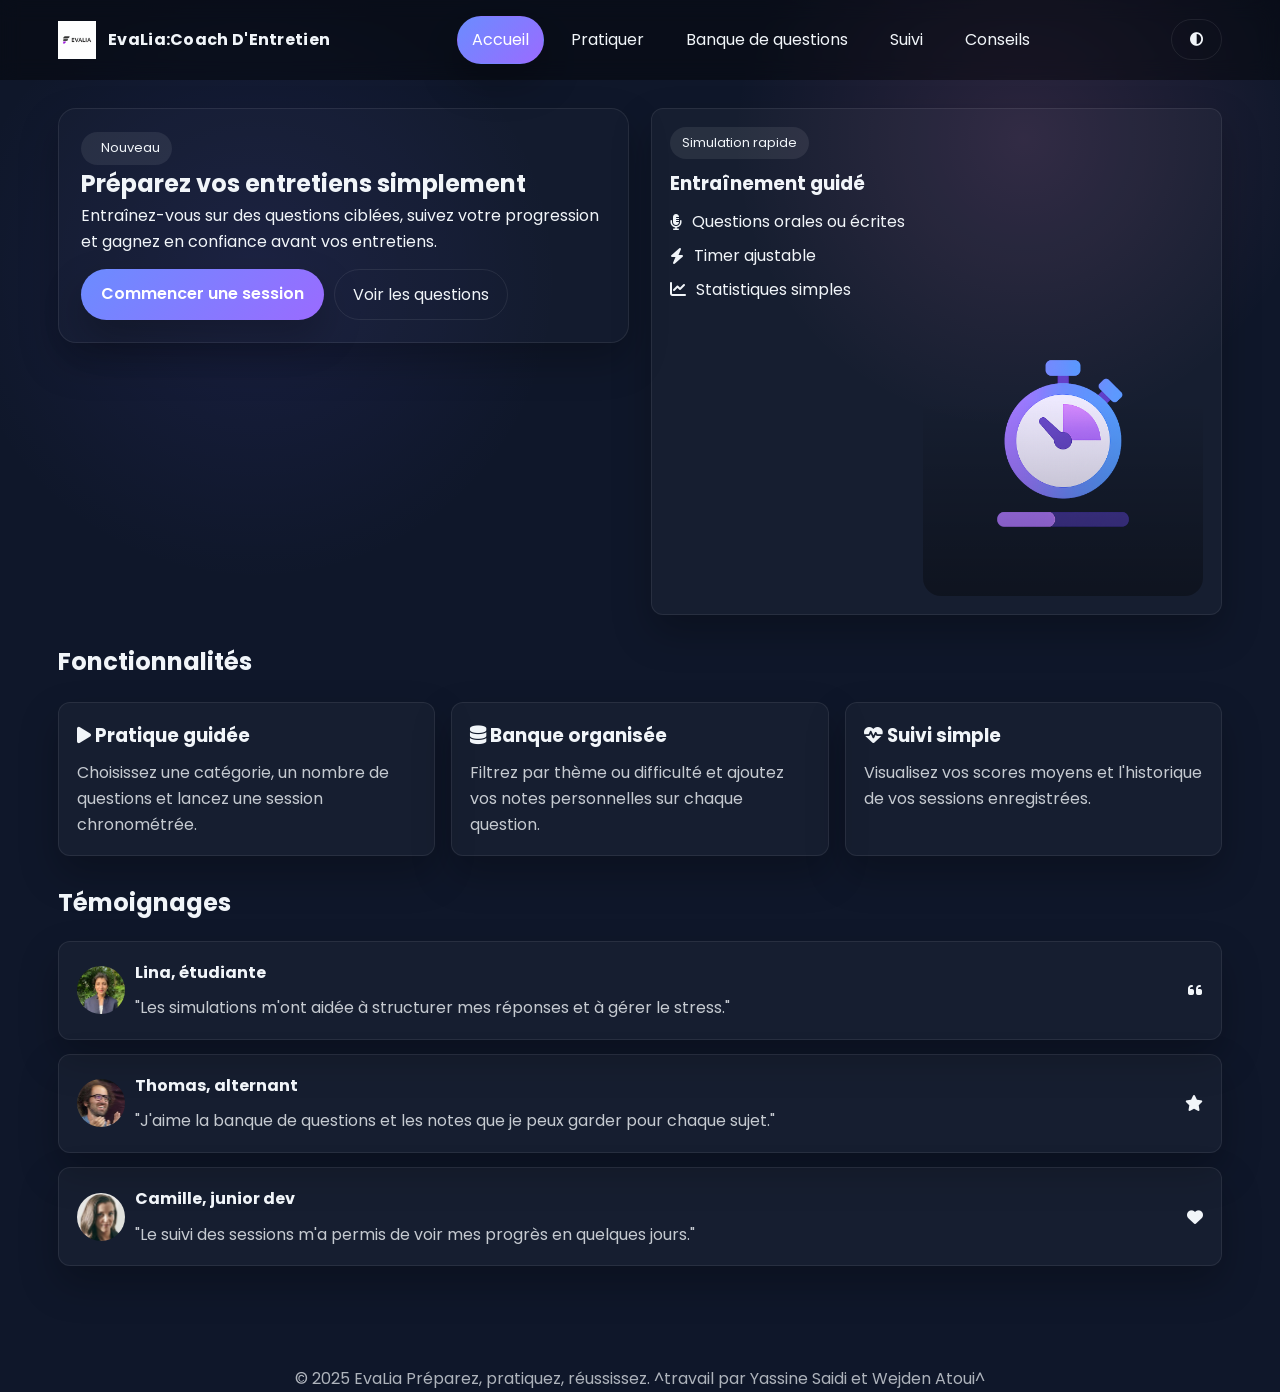
<file: index.html>
<!DOCTYPE html>
<html lang="fr">
<head>
  <meta charset="UTF-8">
  <meta name="viewport" content="width=device-width, initial-scale=1.0">
  <title>Coach d'entretien</title>
  <link rel="icon" href="assets/icons/favicon.png">
  <link rel="preconnect" href="https://fonts.googleapis.com">
  <link rel="preconnect" href="https://fonts.gstatic.com" crossorigin>
  <link href="https://fonts.googleapis.com/css2?family=Poppins:wght@400;500;600;700&display=swap" rel="stylesheet">
  <link rel="stylesheet" href="https://cdnjs.cloudflare.com/ajax/libs/font-awesome/6.5.2/css/all.min.css">
  <link rel="stylesheet" href="css/style.css">
</head>
<body>
  <header class="entete">
    <div class="entete-top">
      <div class="logo">
        <img src="assets/img/logo.png" alt="Entraînement Avant Entretien">
        <span>EvaLia:Coach D'Entretien</span>
      </div>
      <nav class="nav">
        <a href="accueil.html" class="actif">Accueil</a>
        <a href="pratiquer.html">Pratiquer</a>
        <a href="banque.html">Banque de questions</a>
        <a href="suivi.html">Suivi</a>
        <a href="conseils.html">Conseils</a>
      </nav>
      <button id="btnTheme" class="btn-second"><i class="fa-solid fa-circle-half-stroke"></i></button>
    </div>
  </header>
  <main class="page">
    <section class="entete-hero">
      <div class="bloc">
        <div class="badge"><i class="fa-solid fa-sparkles"></i> Nouveau</div>
        <h1>Préparez vos entretiens simplement</h1>
        <p>Entraînez-vous sur des questions ciblées, suivez votre progression et gagnez en confiance avant vos entretiens.</p>
        <div style="display:flex;gap:10px;flex-wrap:wrap;margin-top:14px;">
          <a class="btn" href="pratiquer.html">Commencer une session</a>
          <a class="btn-second" href="banque.html">Voir les questions</a>
        </div>
      </div>
      <div class="carte">
        <div class="badge">Simulation rapide</div>
        <h3 style="margin-top:10px;">Entraînement guidé</h3>
        <ul class="points">
          <li><i class="fa-solid fa-microphone-lines"></i>Questions orales ou écrites</li>
          <li><i class="fa-solid fa-bolt"></i>Timer ajustable</li>
          <li><i class="fa-solid fa-chart-line"></i>Statistiques simples</li>
        </ul>
        <div class="bloc-img" style="margin-top:14px;">
          <img src="assets/img/hero.png" alt="Simulation">
        </div>
      </div>
    </section>
    <section style="margin-top:28px;">
      <h2>Fonctionnalités</h2>
      <div class="fonction">
        <div class="carte">
          <h3><i class="fa-solid fa-play"></i> Pratique guidée</h3>
          <p class="info">Choisissez une catégorie, un nombre de questions et lancez une session chronométrée.</p>
        </div>
        <div class="carte">
          <h3><i class="fa-solid fa-database"></i> Banque organisée</h3>
          <p class="info">Filtrez par thème ou difficulté et ajoutez vos notes personnelles sur chaque question.</p>
        </div>
        <div class="carte">
          <h3><i class="fa-solid fa-heart-pulse"></i> Suivi simple</h3>
          <p class="info">Visualisez vos scores moyens et l'historique de vos sessions enregistrées.</p>
        </div>
      </div>
    </section>
    <section style="margin-top:28px;">
      <h2>Témoignages</h2>
      <div class="temoins">
        <div class="carte temoin">
          <img src="assets/img/profile1.jpg" alt="Profil 1">
          <div>
            <strong>Lina, étudiante</strong>
            <p class="info">"Les simulations m'ont aidée à structurer mes réponses et à gérer le stress."</p>
          </div>
          <i class="fa-solid fa-quote-left"></i>
        </div>
        <div class="carte temoin">
          <img src="assets/img/profile2.jpg" alt="Profil 2">
          <div>
            <strong>Thomas, alternant</strong>
            <p class="info">"J'aime la banque de questions et les notes que je peux garder pour chaque sujet."</p>
          </div>
          <i class="fa-solid fa-star"></i>
        </div>
        <div class="carte temoin">
          <img src="assets/img/profile3.jpg" alt="Profil 3">
          <div>
            <strong>Camille, junior dev</strong>
            <p class="info">"Le suivi des sessions m'a permis de voir mes progrès en quelques jours."</p>
          </div>
          <i class="fa-solid fa-heart"></i>
        </div>
      </div>
    </section>
  </main>
  <footer>
    <p>© 2025 EvaLia Préparez, pratiquez, réussissez. ^travail par Yassine Saidi et Wejden Atoui^</p>
  </footer>
  <script src="js/ui.js"></script>
</body>
</html>
</file>
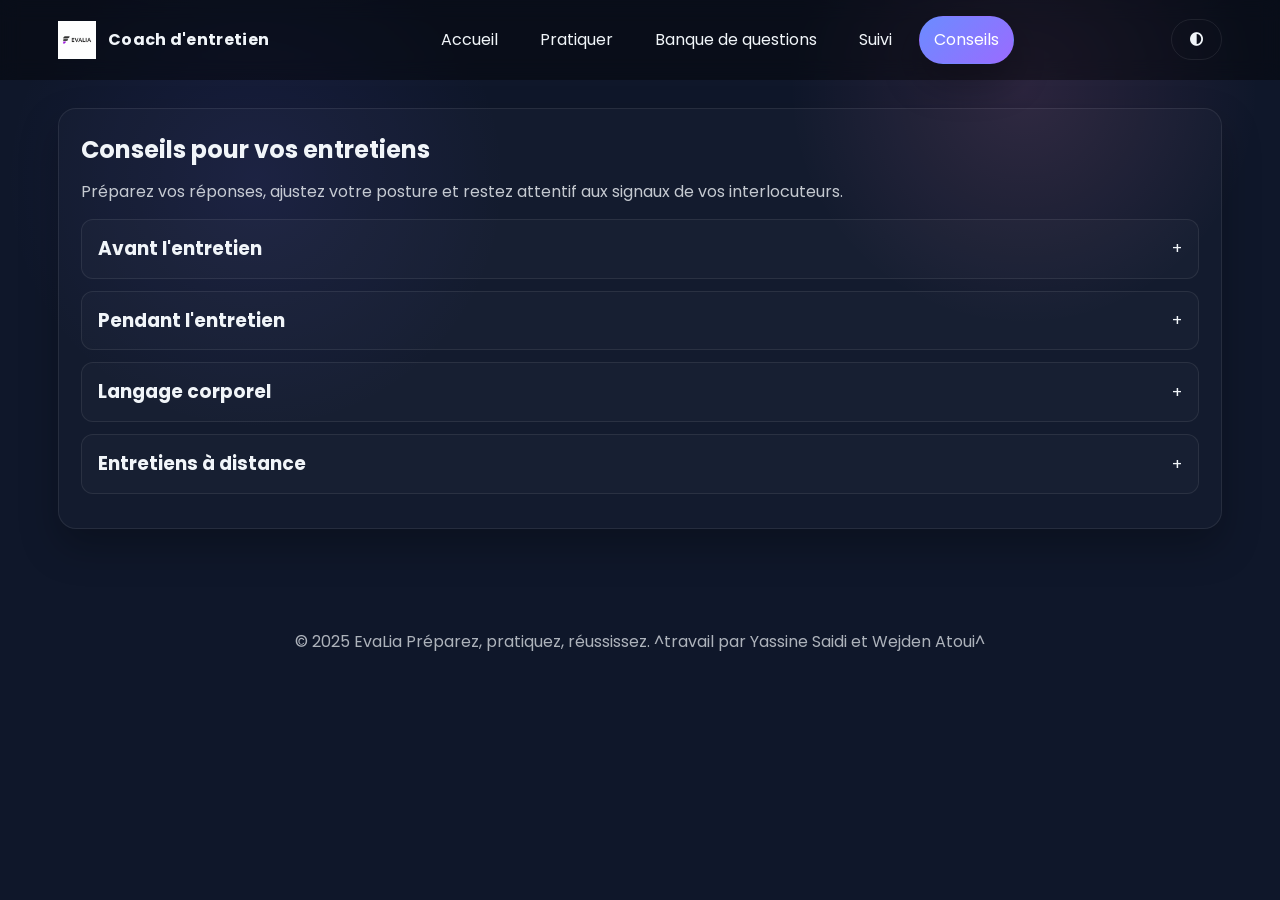
<file: conseils.html>
<!DOCTYPE html>
<html lang="fr">
<head>
  <meta charset="UTF-8">
  <meta name="viewport" content="width=device-width, initial-scale=1.0">
  <title>Conseils et FAQ</title>
  <link rel="icon" href="assets/icons/favicon.png">
  <link rel="preconnect" href="https://fonts.googleapis.com">
  <link rel="preconnect" href="https://fonts.gstatic.com" crossorigin>
  <link href="https://fonts.googleapis.com/css2?family=Poppins:wght@400;500;600;700&display=swap" rel="stylesheet">
  <link rel="stylesheet" href="https://cdnjs.cloudflare.com/ajax/libs/font-awesome/6.5.2/css/all.min.css">
  <link rel="stylesheet" href="css/style.css">
</head>
<body>
  <header class="entete">
    <div class="entete-top">
      <div class="logo">
        <img src="assets/img/logo.png" alt="Logo Coach">
        <span>Coach d'entretien</span>
      </div>
      <nav class="nav">
        <a href="index.html">Accueil</a>
        <a href="pratiquer.html">Pratiquer</a>
        <a href="banque.html">Banque de questions</a>
        <a href="suivi.html">Suivi</a>
        <a href="conseils.html" class="actif">Conseils</a>
      </nav>
      <button id="btnTheme" class="btn-second"><i class="fa-solid fa-circle-half-stroke"></i></button>
    </div>
  </header>
  <main class="page">
    <section class="bloc">
      <h1>Conseils pour vos entretiens</h1>
      <p class="info">Préparez vos réponses, ajustez votre posture et restez attentif aux signaux de vos interlocuteurs.</p>
      <div style="margin-top:14px;">
        <div class="faq-item">
          <div class="faq-titre">
            <h3>Avant l'entretien</h3>
            <span>+</span>
          </div>
          <div class="faq-contenu">
            <p>Révisez l'entreprise, listez vos expériences clés et entraînez-vous à expliquer vos réussites avec des exemples précis.</p>
          </div>
        </div>
        <div class="faq-item">
          <div class="faq-titre">
            <h3>Pendant l'entretien</h3>
            <span>+</span>
          </div>
          <div class="faq-contenu">
            <p>Écoutez attentivement, reformulez si besoin et structurez vos réponses en trois points pour rester clair et concis.</p>
          </div>
        </div>
        <div class="faq-item">
          <div class="faq-titre">
            <h3>Langage corporel</h3>
            <span>+</span>
          </div>
          <div class="faq-contenu">
            <p>Gardez une posture ouverte, regardez la caméra ou votre interlocuteur et utilisez vos mains pour appuyer vos idées.</p>
          </div>
        </div>
        <div class="faq-item">
          <div class="faq-titre">
            <h3>Entretiens à distance</h3>
            <span>+</span>
          </div>
          <div class="faq-contenu">
            <p>Testez votre matériel, choisissez un fond neutre et réduisez les distractions pour garder le même niveau de concentration qu'en présentiel.</p>
          </div>
        </div>
      </div>
    </section>
  </main>
  <footer>
    <p>© 2025 EvaLia Préparez, pratiquez, réussissez. ^travail par Yassine Saidi et Wejden Atoui^</p>
  </footer>
  <script src="js/ui.js"></script>
</body>
</html>
</file>
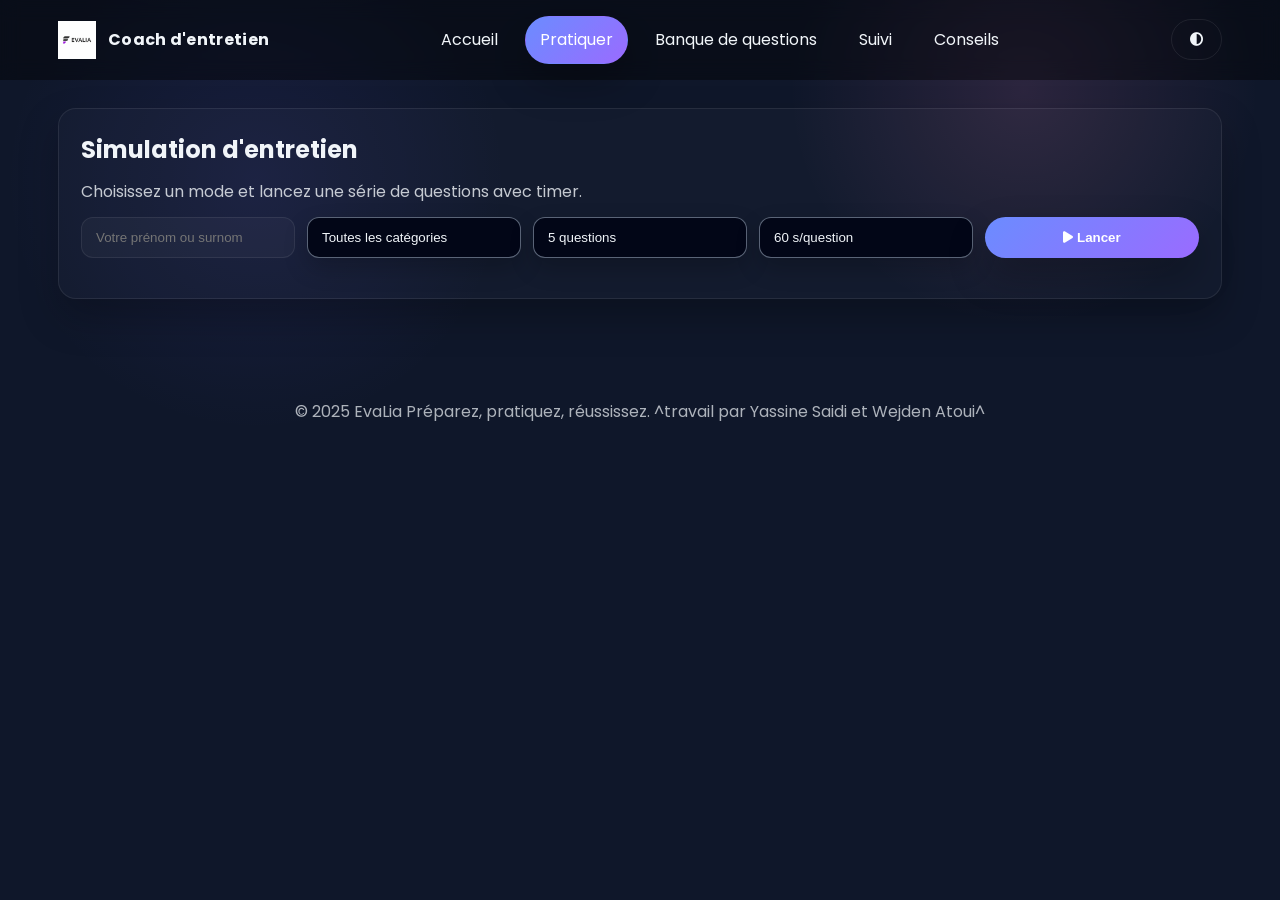
<file: pratiquer.html>
<!DOCTYPE html>
<html lang="fr">
<head>
  <meta charset="UTF-8">
  <meta name="viewport" content="width=device-width, initial-scale=1.0">
  <title>Simulation d'entretien</title>
  <link rel="icon" href="assets/icons/favicon.png">
  <link rel="preconnect" href="https://fonts.googleapis.com">
  <link rel="preconnect" href="https://fonts.gstatic.com" crossorigin>
  <link href="https://fonts.googleapis.com/css2?family=Poppins:wght@400;500;600;700&display=swap" rel="stylesheet">
  <link rel="stylesheet" href="https://cdnjs.cloudflare.com/ajax/libs/font-awesome/6.5.2/css/all.min.css">
  <link rel="stylesheet" href="css/style.css">
</head>
<body>
  <header class="entete">
    <div class="entete-top">
      <div class="logo">
        <img src="assets/img/logo.png" alt="Logo Coach">
        <span>Coach d'entretien</span>
      </div>
      <nav class="nav">
        <a href="index.html">Accueil</a>
        <a href="pratiquer.html" class="actif">Pratiquer</a>
        <a href="banque.html">Banque de questions</a>
        <a href="suivi.html">Suivi</a>
        <a href="conseils.html">Conseils</a>
      </nav>
      <button id="btnTheme" class="btn-second"><i class="fa-solid fa-circle-half-stroke"></i></button>
    </div>
  </header>
  <main class="page">
    <section class="bloc">
      <h1>Simulation d'entretien</h1>
      <p class="info">Choisissez un mode et lancez une série de questions avec timer.</p>
      <div class="filtres" style="margin-top:12px;">
        <input id="nomSess" class="champ-texte" type="text" placeholder="Votre prénom ou surnom">
        <select id="catSess" class="select">
          <option value="toutes">Toutes les catégories</option>
          <option value="Technique">Technique</option>
          <option value="RH">RH</option>
          <option value="Comportemental">Comportemental</option>
          <option value="Stage">Stage</option>
        </select>
        <select id="nbSess" class="select">
          <option value="5">5 questions</option>
          <option value="8">8 questions</option>
          <option value="10">10 questions</option>
        </select>
        <select id="tmSess" class="select">
          <option value="60">60 s/question</option>
          <option value="90">90 s/question</option>
          <option value="120">120 s/question</option>
        </select>
        <button id="btnGo" class="btn"><i class="fa-solid fa-play"></i> Lancer</button>
      </div>
      <div id="zoneSess" class="zone-contenu"></div>
    </section>
  </main>
  <footer>
    <p>© 2025 EvaLia Préparez, pratiquez, réussissez. ^travail par Yassine Saidi et Wejden Atoui^</p>
  </footer>
  <script src="js/donnees.js"></script>
  <script src="js/ui.js"></script>
  <script src="js/pratiquer.js"></script>
</body>
</html>
</file>
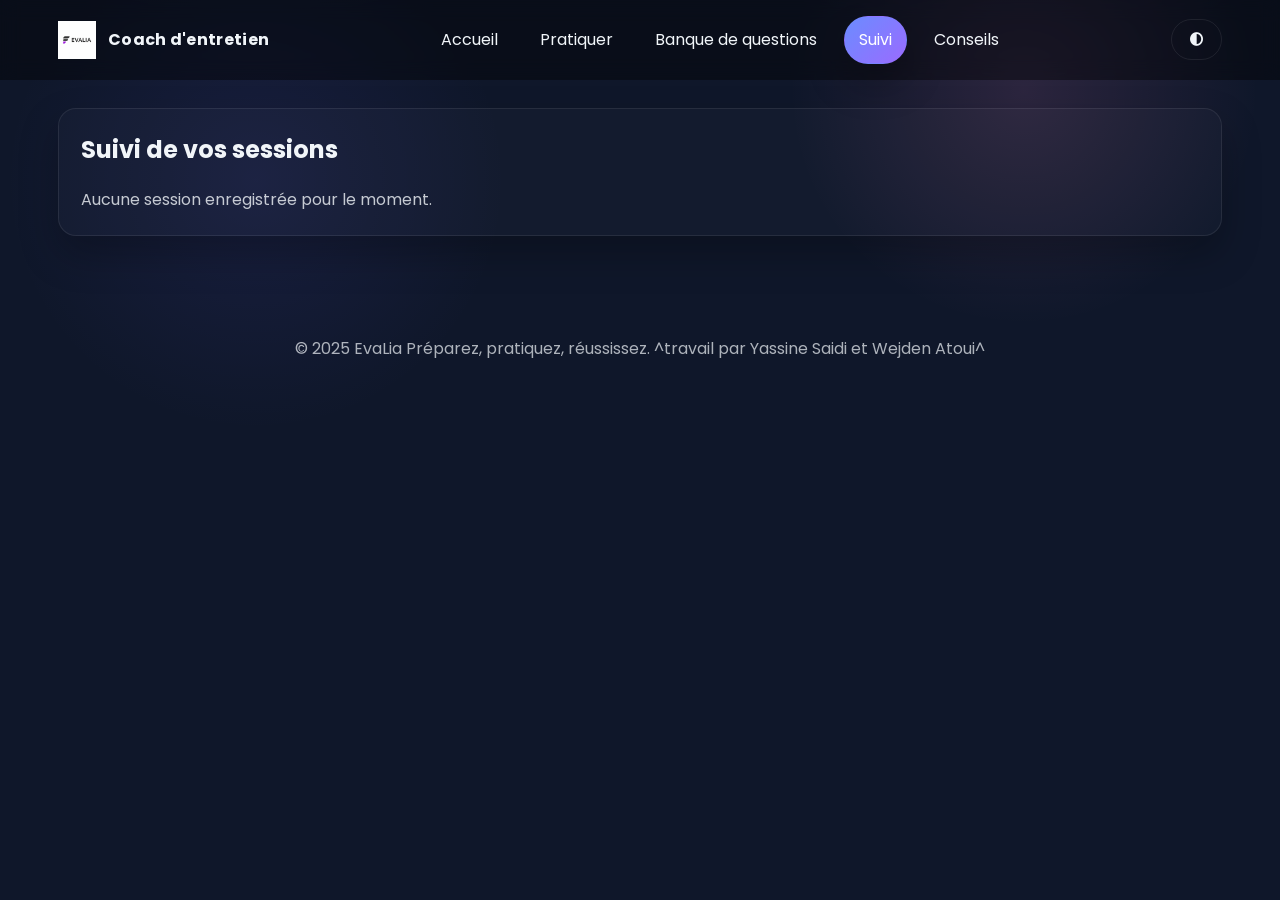
<file: suivi.html>
<!DOCTYPE html>
<html lang="fr">
<head>
  <meta charset="UTF-8">
  <meta name="viewport" content="width=device-width, initial-scale=1.0">
  <title>Suivi des sessions</title>
  <link rel="icon" href="assets/icons/favicon.png">
  <link rel="preconnect" href="https://fonts.googleapis.com">
  <link rel="preconnect" href="https://fonts.gstatic.com" crossorigin>
  <link href="https://fonts.googleapis.com/css2?family=Poppins:wght@400;500;600;700&display=swap" rel="stylesheet">
  <link rel="stylesheet" href="https://cdnjs.cloudflare.com/ajax/libs/font-awesome/6.5.2/css/all.min.css">
  <link rel="stylesheet" href="css/style.css">
</head>
<body>
  <header class="entete">
    <div class="entete-top">
      <div class="logo">
        <img src="assets/img/logo.png" alt="Logo Coach">
        <span>Coach d'entretien</span>
      </div>
      <nav class="nav">
        <a href="index.html">Accueil</a>
        <a href="pratiquer.html">Pratiquer</a>
        <a href="banque.html">Banque de questions</a>
        <a href="suivi.html" class="actif">Suivi</a>
        <a href="conseils.html">Conseils</a>
      </nav>
      <button id="btnTheme" class="btn-second"><i class="fa-solid fa-circle-half-stroke"></i></button>
    </div>
  </header>
  <main class="page">
    <section class="bloc">
      <h1>Suivi de vos sessions</h1>
      <div id="zoneSuivi" class="zone-contenu"></div>
    </section>
  </main>
  <footer>
    <p>© 2025 EvaLia Préparez, pratiquez, réussissez. ^travail par Yassine Saidi et Wejden Atoui^</p>
  </footer>
  <script src="js/ui.js"></script>
  <script src="js/suivi.js"></script>
</body>
</html>
</file>
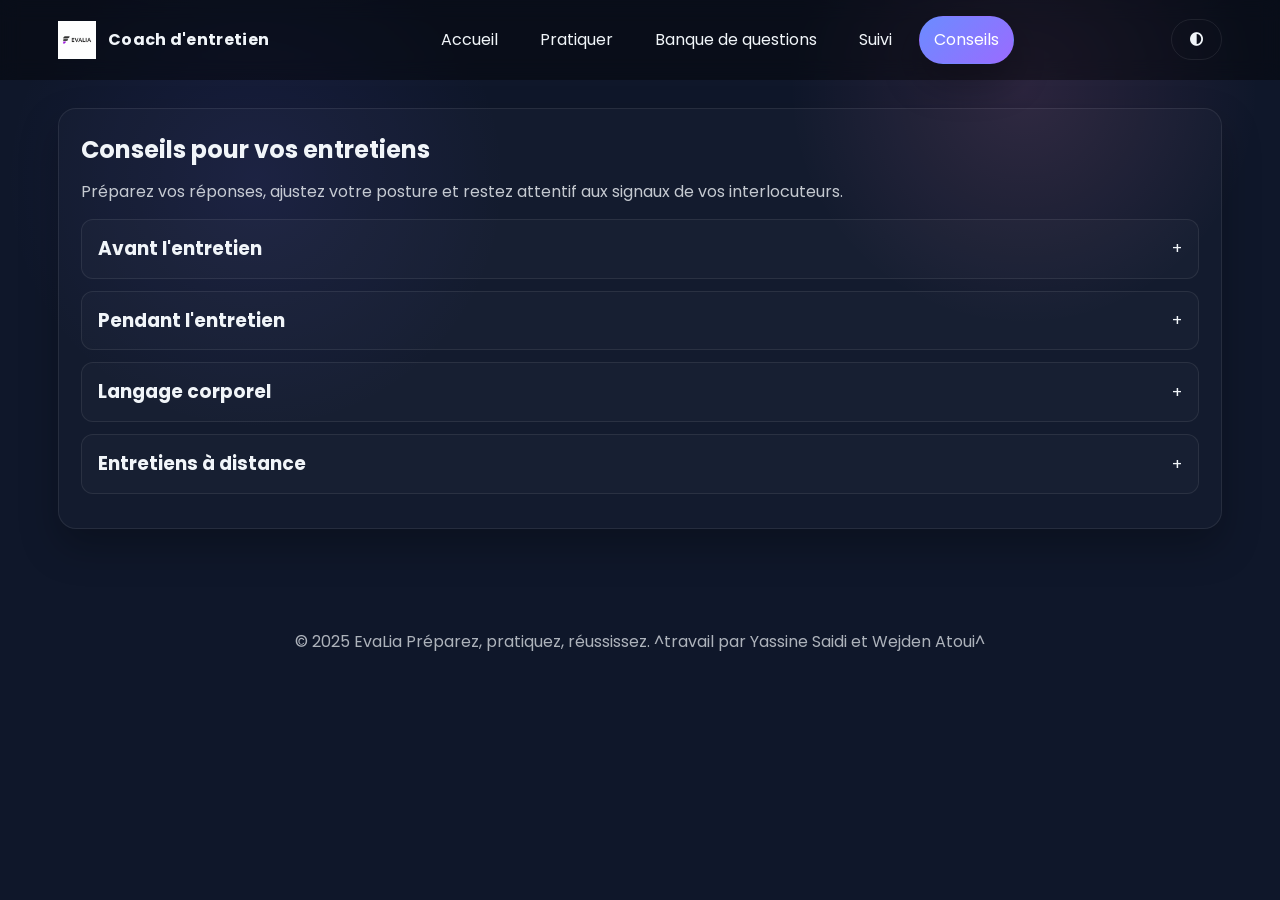
<file: coach-entretien/conseils.html>
<!DOCTYPE html>
<html lang="fr">
<head>
  <meta charset="UTF-8">
  <meta name="viewport" content="width=device-width, initial-scale=1.0">
  <title>Conseils et FAQ</title>
  <link rel="icon" href="assets/icons/favicon.png">
  <link rel="preconnect" href="https://fonts.googleapis.com">
  <link rel="preconnect" href="https://fonts.gstatic.com" crossorigin>
  <link href="https://fonts.googleapis.com/css2?family=Poppins:wght@400;500;600;700&display=swap" rel="stylesheet">
  <link rel="stylesheet" href="https://cdnjs.cloudflare.com/ajax/libs/font-awesome/6.5.2/css/all.min.css">
  <link rel="stylesheet" href="css/style.css">
</head>
<body>
  <header class="entete">
    <div class="entete-top">
      <div class="logo">
        <img src="assets/img/logo.png" alt="Logo Coach">
        <span>Coach d'entretien</span>
      </div>
      <nav class="nav">
        <a href="accueil.html">Accueil</a>
        <a href="pratiquer.html">Pratiquer</a>
        <a href="banque.html">Banque de questions</a>
        <a href="suivi.html">Suivi</a>
        <a href="conseils.html" class="actif">Conseils</a>
      </nav>
      <button id="btnTheme" class="btn-second"><i class="fa-solid fa-circle-half-stroke"></i></button>
    </div>
  </header>
  <main class="page">
    <section class="bloc">
      <h1>Conseils pour vos entretiens</h1>
      <p class="info">Préparez vos réponses, ajustez votre posture et restez attentif aux signaux de vos interlocuteurs.</p>
      <div style="margin-top:14px;">
        <div class="faq-item">
          <div class="faq-titre">
            <h3>Avant l'entretien</h3>
            <span>+</span>
          </div>
          <div class="faq-contenu">
            <p>Révisez l'entreprise, listez vos expériences clés et entraînez-vous à expliquer vos réussites avec des exemples précis.</p>
          </div>
        </div>
        <div class="faq-item">
          <div class="faq-titre">
            <h3>Pendant l'entretien</h3>
            <span>+</span>
          </div>
          <div class="faq-contenu">
            <p>Écoutez attentivement, reformulez si besoin et structurez vos réponses en trois points pour rester clair et concis.</p>
          </div>
        </div>
        <div class="faq-item">
          <div class="faq-titre">
            <h3>Langage corporel</h3>
            <span>+</span>
          </div>
          <div class="faq-contenu">
            <p>Gardez une posture ouverte, regardez la caméra ou votre interlocuteur et utilisez vos mains pour appuyer vos idées.</p>
          </div>
        </div>
        <div class="faq-item">
          <div class="faq-titre">
            <h3>Entretiens à distance</h3>
            <span>+</span>
          </div>
          <div class="faq-contenu">
            <p>Testez votre matériel, choisissez un fond neutre et réduisez les distractions pour garder le même niveau de concentration qu'en présentiel.</p>
          </div>
        </div>
      </div>
    </section>
  </main>
  <footer>
    <p>© 2025 EvaLia Préparez, pratiquez, réussissez. ^travail par Yassine Saidi et Wejden Atoui^</p>
  </footer>
  <script src="js/ui.js"></script>
</body>
</html>
</file>
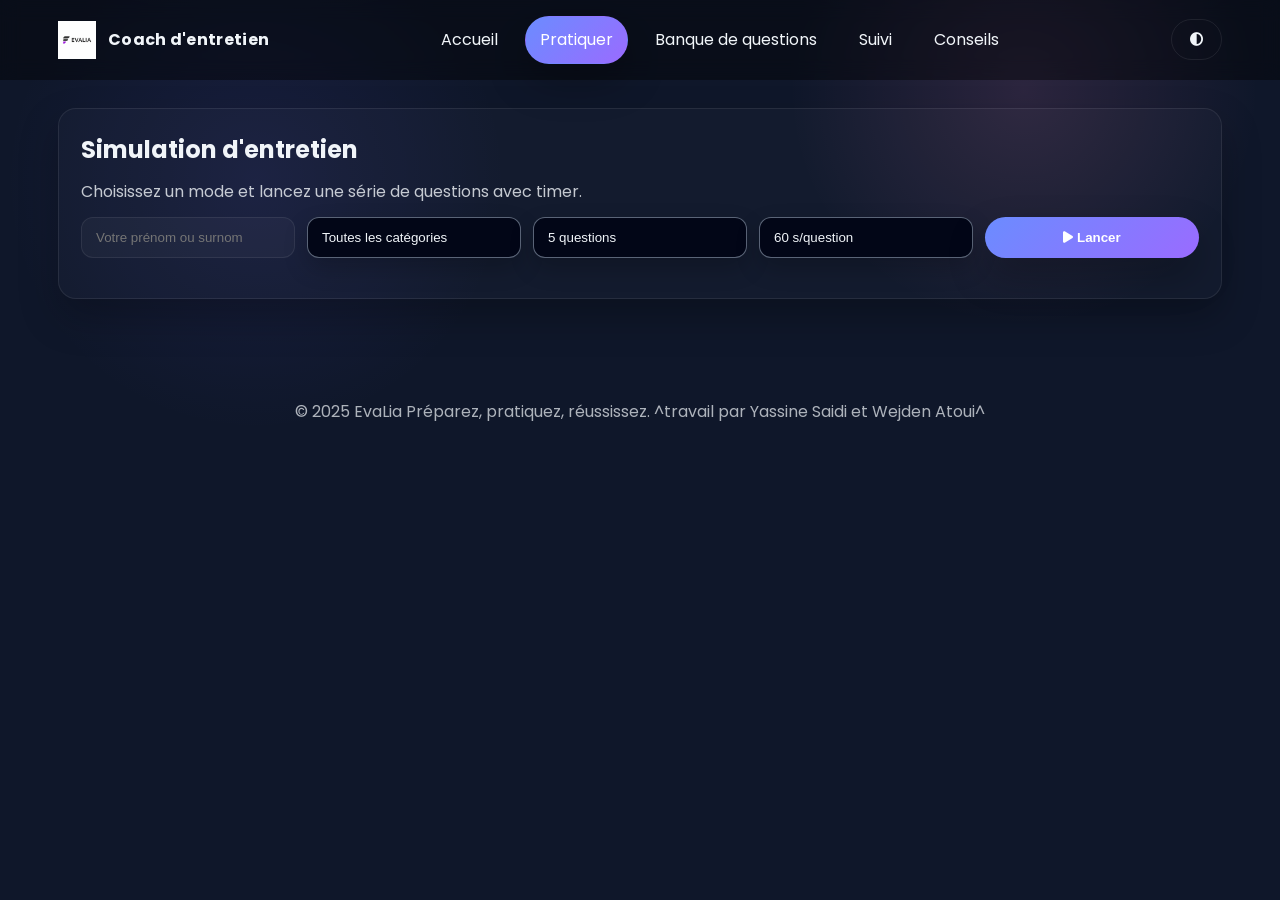
<file: coach-entretien/pratiquer.html>
<!DOCTYPE html>
<html lang="fr">
<head>
  <meta charset="UTF-8">
  <meta name="viewport" content="width=device-width, initial-scale=1.0">
  <title>Simulation d'entretien</title>
  <link rel="icon" href="assets/icons/favicon.png">
  <link rel="preconnect" href="https://fonts.googleapis.com">
  <link rel="preconnect" href="https://fonts.gstatic.com" crossorigin>
  <link href="https://fonts.googleapis.com/css2?family=Poppins:wght@400;500;600;700&display=swap" rel="stylesheet">
  <link rel="stylesheet" href="https://cdnjs.cloudflare.com/ajax/libs/font-awesome/6.5.2/css/all.min.css">
  <link rel="stylesheet" href="css/style.css">
</head>
<body>
  <header class="entete">
    <div class="entete-top">
      <div class="logo">
        <img src="assets/img/logo.png" alt="Logo Coach">
        <span>Coach d'entretien</span>
      </div>
      <nav class="nav">
        <a href="accueil.html">Accueil</a>
        <a href="pratiquer.html" class="actif">Pratiquer</a>
        <a href="banque.html">Banque de questions</a>
        <a href="suivi.html">Suivi</a>
        <a href="conseils.html">Conseils</a>
      </nav>
      <button id="btnTheme" class="btn-second"><i class="fa-solid fa-circle-half-stroke"></i></button>
    </div>
  </header>
  <main class="page">
    <section class="bloc">
      <h1>Simulation d'entretien</h1>
      <p class="info">Choisissez un mode et lancez une série de questions avec timer.</p>
      <div class="filtres" style="margin-top:12px;">
        <input id="nomSess" class="champ-texte" type="text" placeholder="Votre prénom ou surnom">
        <select id="catSess" class="select">
          <option value="toutes">Toutes les catégories</option>
          <option value="Technique">Technique</option>
          <option value="RH">RH</option>
          <option value="Comportemental">Comportemental</option>
          <option value="Stage">Stage</option>
        </select>
        <select id="nbSess" class="select">
          <option value="5">5 questions</option>
          <option value="8">8 questions</option>
          <option value="10">10 questions</option>
        </select>
        <select id="tmSess" class="select">
          <option value="60">60 s/question</option>
          <option value="90">90 s/question</option>
          <option value="120">120 s/question</option>
        </select>
        <button id="btnGo" class="btn"><i class="fa-solid fa-play"></i> Lancer</button>
      </div>
      <div id="zoneSess" class="zone-contenu"></div>
    </section>
  </main>
  <footer>
    <p>© 2025 EvaLia Préparez, pratiquez, réussissez. ^travail par Yassine Saidi et Wejden Atoui^</p>
  </footer>
  <script src="js/donnees.js"></script>
  <script src="js/ui.js"></script>
  <script src="js/pratiquer.js"></script>
</body>
</html>
</file>
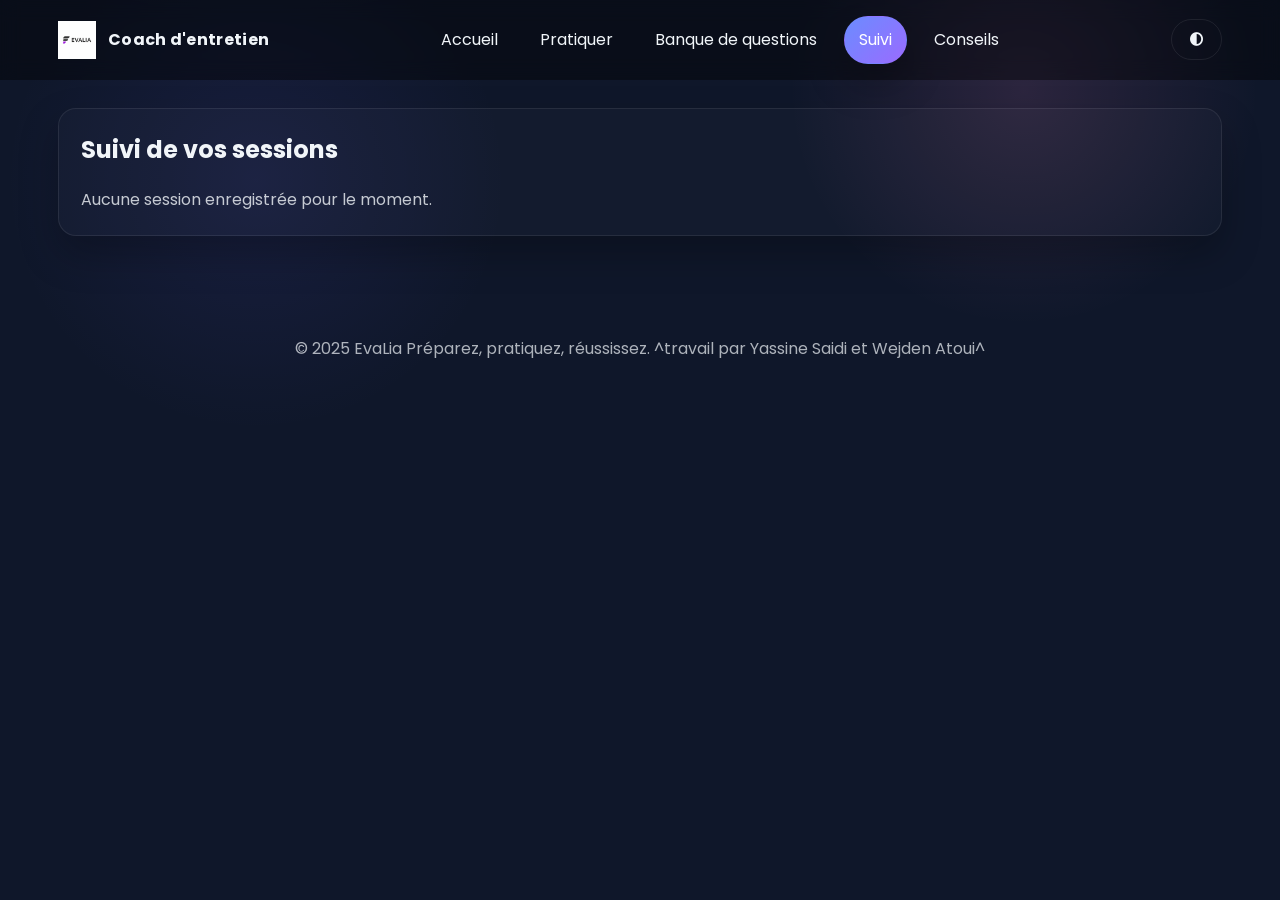
<file: coach-entretien/suivi.html>
<!DOCTYPE html>
<html lang="fr">
<head>
  <meta charset="UTF-8">
  <meta name="viewport" content="width=device-width, initial-scale=1.0">
  <title>Suivi des sessions</title>
  <link rel="icon" href="assets/icons/favicon.png">
  <link rel="preconnect" href="https://fonts.googleapis.com">
  <link rel="preconnect" href="https://fonts.gstatic.com" crossorigin>
  <link href="https://fonts.googleapis.com/css2?family=Poppins:wght@400;500;600;700&display=swap" rel="stylesheet">
  <link rel="stylesheet" href="https://cdnjs.cloudflare.com/ajax/libs/font-awesome/6.5.2/css/all.min.css">
  <link rel="stylesheet" href="css/style.css">
</head>
<body>
  <header class="entete">
    <div class="entete-top">
      <div class="logo">
        <img src="assets/img/logo.png" alt="Logo Coach">
        <span>Coach d'entretien</span>
      </div>
      <nav class="nav">
        <a href="accueil.html">Accueil</a>
        <a href="pratiquer.html">Pratiquer</a>
        <a href="banque.html">Banque de questions</a>
        <a href="suivi.html" class="actif">Suivi</a>
        <a href="conseils.html">Conseils</a>
      </nav>
      <button id="btnTheme" class="btn-second"><i class="fa-solid fa-circle-half-stroke"></i></button>
    </div>
  </header>
  <main class="page">
    <section class="bloc">
      <h1>Suivi de vos sessions</h1>
      <div id="zoneSuivi" class="zone-contenu"></div>
    </section>
  </main>
  <footer>
    <p>© 2025 EvaLia Préparez, pratiquez, réussissez. ^travail par Yassine Saidi et Wejden Atoui^</p>
  </footer>
  <script src="js/ui.js"></script>
  <script src="js/suivi.js"></script>
</body>
</html>
</file>
<file: css/style.css>
:root {
  --fond: #0f172a;
  --fond-clair: #f7f8fb;
  --bloc: #111827;
  --bloc-clair: #ffffff;
  --txt: #f1f5f9;
  --txt-clair: #0f172a;
  --accent: linear-gradient(135deg, #6b8cff, #9a6bff);
  --bord: rgba(255, 255, 255, 0.08);
  --bord-clair: rgba(0, 0, 0, 0.06);
  --ombre: 0 18px 38px rgba(0, 0, 0, 0.25);
  --r: 18px;
  --r2: 12px;
  --p: 18px;
}

* {
  box-sizing: border-box;
  padding: 0;
  margin: 0;
}

body {
  font-family: "Poppins", sans-serif;
  background: radial-gradient(circle at 20% 20%, rgba(108, 99, 255, 0.1), transparent 20%), radial-gradient(circle at 80% 10%, rgba(255, 140, 211, 0.12), transparent 18%), var(--fond);
  color: var(--txt);
  min-height: 100vh;
  line-height: 1.6;
}

body.clair {
  background: radial-gradient(circle at 20% 20%, rgba(108, 99, 255, 0.12), transparent 22%), radial-gradient(circle at 80% 10%, rgba(255, 140, 211, 0.14), transparent 20%), var(--fond-clair);
  color: var(--txt-clair);
}

a {
  color: inherit;
  text-decoration: none;
}

img {
  max-width: 100%;
  display: block;
}

.page {
  max-width: 1200px;
  margin: 0 auto;
  padding: 28px 18px 60px;
}

.entete {
  position: sticky;
  top: 0;
  z-index: 10;
  backdrop-filter: blur(10px);
  background: rgba(0, 0, 0, 0.4);
}

body.clair .entete {
  background: rgba(255, 255, 255, 0.8);
}

.entete-top {
  display: flex;
  align-items: center;
  justify-content: space-between;
  max-width: 1200px;
  margin: 0 auto;
  padding: 16px 18px;
}

.logo {
  display: flex;
  align-items: center;
  gap: 12px;
  font-weight: 700;
  letter-spacing: 0.3px;
}

.logo img {
  width: 38px;
  height: 38px;
  object-fit: cover;
}

.nav {
  display: flex;
  align-items: center;
  gap: 12px;
}

.nav a {
  padding: 10px 14px;
  border-radius: 999px;
  transition: all 0.2s ease;
  border: 1px solid transparent;
}

.nav a:hover {
  border-color: var(--bord);
  background: rgba(255, 255, 255, 0.06);
}

body.clair .nav a:hover {
  border-color: var(--bord-clair);
  background: rgba(0, 0, 0, 0.04);
}

.nav a.actif {
  background: var(--accent);
  color: #fff;
  box-shadow: var(--ombre);
}

.btn {
  border: none;
  padding: 12px 20px;
  border-radius: 999px;
  background: var(--accent);
  color: #fff;
  font-weight: 600;
  cursor: pointer;
  transition: transform 0.15s ease, box-shadow 0.2s ease;
  box-shadow: var(--ombre);
}

.btn:hover {
  transform: translateY(-2px);
}

.btn-second {
  border: 1px solid var(--bord);
  padding: 12px 18px;
  border-radius: 999px;
  background: transparent;
  color: inherit;
  cursor: pointer;
  transition: all 0.2s ease;
}

body.clair .btn-second {
  border-color: var(--bord-clair);
}

.btn-second:hover {
  background: rgba(255, 255, 255, 0.06);
}

body.clair .btn-second:hover {
  background: rgba(0, 0, 0, 0.04);
}

.bloc {
  background: rgba(255, 255, 255, 0.02);
  border: 1px solid var(--bord);
  border-radius: var(--r);
  padding: 22px;
  box-shadow: var(--ombre);
}

body.clair .bloc {
  background: var(--bloc-clair);
  border-color: var(--bord-clair);
}

.grille-cartes {
  display: grid;
  grid-template-columns: repeat(auto-fit, minmax(240px, 1fr));
  gap: 16px;
}

.carte {
  background: rgba(255, 255, 255, 0.03);
  border: 1px solid var(--bord);
  border-radius: var(--r2);
  padding: 18px;
  box-shadow: var(--ombre);
}

body.clair .carte {
  background: var(--bloc-clair);
  border-color: var(--bord-clair);
}

.entete-hero {
  display: grid;
  grid-template-columns: repeat(auto-fit, minmax(320px, 1fr));
  gap: 22px;
  align-items: flex-start;
}

.badge {
  display: inline-flex;
  align-items: center;
  gap: 8px;
  background: rgba(255, 255, 255, 0.08);
  padding: 6px 12px;
  border-radius: 999px;
  font-size: 13px;
}

body.clair .badge {
  background: rgba(0, 0, 0, 0.06);
}

.points {
  list-style: none;
  display: grid;
  gap: 8px;
  margin-top: 10px;
}

.points li {
  display: flex;
  align-items: center;
  gap: 10px;
}

.bloc-img {
  position: relative;
  overflow: hidden;
  border-radius: var(--r);
  max-width: 280px;
  width: 65%;
  margin-left: auto;
  margin-right: 0;
  align-self: flex-start;
}

.bloc-img::after {
  content: "";
  position: absolute;
  inset: 0;
  background: linear-gradient(180deg, rgba(0, 0, 0, 0) 30%, rgba(0, 0, 0, 0.35));
}

.bloc-img img {
  width: 100%;
  height: 100%;
  object-fit: contain;
  display: block;
}

.fonction {
  display: grid;
  grid-template-columns: repeat(auto-fit, minmax(260px, 1fr));
  gap: 16px;
  margin-top: 20px;
}

.temoins {
  display: grid;
  gap: 14px;
  margin-top: 18px;
}

.temoin {
  display: grid;
  grid-template-columns: auto 1fr auto;
  gap: 10px;
  align-items: center;
}

.temoin img {
  width: 48px;
  height: 48px;
  border-radius: 50%;
  object-fit: cover;
}

.champ-texte {
  width: 100%;
  padding: 12px 14px;
  border-radius: 12px;
  border: 1px solid var(--bord);
  background: rgba(255, 255, 255, 0.03);
  color: inherit;
}

body.clair .champ-texte {
  background: #fff;
  border-color: var(--bord-clair);
}

.select {
  width: 100%;
  padding: 12px 14px;
  border-radius: 12px;
  border: 1px solid rgba(148, 163, 184, 0.6);
  background: #020617;
  color: var(--txt);
  appearance: none;
  box-shadow: 0 10px 25px rgba(0, 0, 0, 0.2);
  transition: transform 0.15s ease, box-shadow 0.2s ease, border 0.2s ease;
}

body.clair .select {
  background: #fff;
  color: var(--txt-clair);
  border-color: var(--bord-clair);
  box-shadow: 0 10px 25px rgba(0, 0, 0, 0.08);
}

.select:hover,
.select:focus {
  transform: translateY(-1px);
  box-shadow: 0 18px 32px rgba(0, 0, 0, 0.35);
  border-color: rgba(148, 163, 184, 0.9);
}

.select option {
  background: #020617;
  color: var(--txt);
  padding: 8px 12px;
  transition: background 0.15s ease, transform 0.12s ease;
}

body.clair .select option {
  background: #fff;
  color: var(--txt-clair);
}

.select option:hover {
  background: rgba(255, 255, 255, 0.08);
  transform: scale(1.01);
}

body.clair .select option:hover {
  background: rgba(0, 0, 0, 0.06);
}

.liste-questions {
  display: grid;
  gap: 12px;
  margin-top: 16px;
}

.tags {
  display: flex;
  gap: 8px;
  flex-wrap: wrap;
  margin: 10px 0;
}

.tag {
  display: inline-flex;
  align-items: center;
  padding: 6px 10px;
  border-radius: 12px;
  font-size: 13px;
}

.tag-cat {
  background: rgba(107, 140, 255, 0.12);
  color: #9eb7ff;
}

body.clair .tag-cat {
  color: #4a5fd1;
}

.tag-dif {
  background: rgba(154, 107, 255, 0.12);
  color: #d7b6ff;
}

body.clair .tag-dif {
  color: #7b48d1;
}

.filtres {
  display: grid;
  grid-template-columns: repeat(auto-fit, minmax(160px, 1fr));
  gap: 12px;
  margin: 14px 0;
}

.zone-contenu {
  margin-top: 18px;
}

.info {
  margin-top: 10px;
  opacity: 0.8;
}

.ligne {
  display: flex;
  justify-content: space-between;
  align-items: center;
  margin-top: 10px;
}

.barre {
  width: 100%;
  height: 10px;
  border-radius: 999px;
  background: rgba(255, 255, 255, 0.08);
  overflow: hidden;
}

body.clair .barre {
  background: rgba(0, 0, 0, 0.08);
}

.barre-remplie {
  height: 100%;
  background: var(--accent);
  width: 0;
}

.ligne-suivi {
  display: flex;
  justify-content: space-between;
  padding: 10px 0;
  border-bottom: 1px solid var(--bord);
}

body.clair .ligne-suivi {
  border-color: var(--bord-clair);
}

.faq-item {
  border: 1px solid var(--bord);
  border-radius: var(--r2);
  padding: 14px 16px;
  margin-bottom: 12px;
  background: rgba(255, 255, 255, 0.02);
}

body.clair .faq-item {
  border-color: var(--bord-clair);
  background: #fff;
}

.faq-titre {
  display: flex;
  align-items: center;
  justify-content: space-between;
  cursor: pointer;
  gap: 12px;
}

.faq-contenu {
  max-height: 0;
  overflow: hidden;
  transition: max-height 0.25s ease, opacity 0.25s ease;
  opacity: 0;
}

.faq-item.ouvert .faq-contenu {
  max-height: 300px;
  opacity: 1;
  margin-top: 8px;
}

.champ-rep {
  width: 100%;
  min-height: 100px;
  padding: 16px 16px;
  border-radius: 14px;
  border: 1px solid var(--bord);
  background: rgba(255, 255, 255, 0.03);
  color: inherit;
  font-size: 0.92rem;
}

body.clair .champ-rep {
  background: #fff;
  border-color: var(--bord-clair);
}

.qcm {
  margin-top: 10px;
  display: grid;
  gap: 8px;
}

.qcm-item {
  display: flex;
  align-items: center;
  gap: 7px;
  background: rgba(15, 23, 42, 0.9);
  border: 1px solid rgba(148, 163, 184, 0.5);
  border-radius: 999px;
  padding: 8px 14px;
  cursor: pointer;
  transition: background 0.18s ease, transform 0.15s ease;
}

body.clair .qcm-item {
  background: rgba(0, 0, 0, 0.04);
  border-color: var(--bord-clair);
}

.qcm-item:hover {
  background: rgba(99, 102, 241, 0.18);
  transform: translateY(-1px);
}

body.clair .qcm-item:hover {
  background: rgba(0, 0, 0, 0.06);
}

.qcm-item input[type="radio"] {
  appearance: none;
  width: 14px;
  height: 14px;
  border-radius: 50%;
  border: 2px solid rgba(255, 255, 255, 0.4);
  display: inline-block;
  position: relative;
  background: transparent;
}

body.clair .qcm-item input[type="radio"] {
  border-color: rgba(0, 0, 0, 0.35);
}

.qcm-item input[type="radio"]:checked {
  border-color: transparent;
  background: var(--accent);
}

.btn-rep {
  font-size: 0.9rem;
  color: #9ab5ff;
  background: transparent;
  border: none;
  cursor: pointer;
  padding: 0;
  margin-top: 6px;
}

body.clair .btn-rep {
  color: #4a63d9;
}

.zone-rep {
  margin-top: 6px;
  padding: 8px 12px;
  border-radius: 14px;
  background: rgba(15, 23, 42, 0.9);
  font-size: 0.9rem;
  color: rgba(255, 255, 255, 0.85);
}

body.clair .zone-rep {
  background: rgba(0, 0, 0, 0.06);
  color: #0f172a;
}

#tps {
  font-family: "SFMono-Regular", Consolas, "Liberation Mono", Menlo, monospace;
  display: inline-flex;
  align-items: center;
  padding: 4px 10px;
  border-radius: 999px;
  background: rgba(15, 23, 42, 0.9);
  letter-spacing: 0.6px;
}

.tps-alerte {
  color: #facc15;
  animation: pulseA 1s ease-in-out infinite;
}

.tps-danger {
  color: #ef4444;
  animation: pulseB 0.7s ease-in-out infinite;
}

.carte-sess {
  animation: carteIn 0.22s ease-out;
}

@keyframes carteIn {
  from {
    opacity: 0;
    transform: translateY(4px);
  }
  to {
    opacity: 1;
    transform: translateY(0);
  }
}

@keyframes pulseA {
  0% { opacity: 1; }
  50% { opacity: 0.78; }
  100% { opacity: 1; }
}

@keyframes pulseB {
  0% { opacity: 1; transform: scale(1); }
  50% { opacity: 0.7; transform: scale(1.02); }
  100% { opacity: 1; transform: scale(1); }
}

footer {
  margin-top: 40px;
  text-align: center;
  opacity: 0.7;
}

@media (max-width: 840px) {
  .entete-top {
    flex-direction: column;
    gap: 10px;
    align-items: flex-start;
  }
  .nav {
    flex-wrap: wrap;
  }
  .entete-hero {
    grid-template-columns: 1fr;
  }
}

@media (max-width: 640px) {
  .page {
    padding: 22px 14px 50px;
  }
  .btn, .btn-second {
    width: 100%;
    text-align: center;
  }
  .ligne-suivi {
    flex-direction: column;
    align-items: flex-start;
    gap: 6px;
  }
  .bloc-img {
    margin-left: 0;
    margin-right: 0;
    width: 100%;
  }
}
</file>
<file: coach-entretien/css/style.css>
:root {
  --fond: #0f172a;
  --fond-clair: #f7f8fb;
  --bloc: #111827;
  --bloc-clair: #ffffff;
  --txt: #f1f5f9;
  --txt-clair: #0f172a;
  --accent: linear-gradient(135deg, #6b8cff, #9a6bff);
  --bord: rgba(255, 255, 255, 0.08);
  --bord-clair: rgba(0, 0, 0, 0.06);
  --ombre: 0 18px 38px rgba(0, 0, 0, 0.25);
  --r: 18px;
  --r2: 12px;
  --p: 18px;
}

* {
  box-sizing: border-box;
  padding: 0;
  margin: 0;
}

body {
  font-family: "Poppins", sans-serif;
  background: radial-gradient(circle at 20% 20%, rgba(108, 99, 255, 0.1), transparent 20%), radial-gradient(circle at 80% 10%, rgba(255, 140, 211, 0.12), transparent 18%), var(--fond);
  color: var(--txt);
  min-height: 100vh;
  line-height: 1.6;
}

body.clair {
  background: radial-gradient(circle at 20% 20%, rgba(108, 99, 255, 0.12), transparent 22%), radial-gradient(circle at 80% 10%, rgba(255, 140, 211, 0.14), transparent 20%), var(--fond-clair);
  color: var(--txt-clair);
}

a {
  color: inherit;
  text-decoration: none;
}

img {
  max-width: 100%;
  display: block;
}

.page {
  max-width: 1200px;
  margin: 0 auto;
  padding: 28px 18px 60px;
}

.entete {
  position: sticky;
  top: 0;
  z-index: 10;
  backdrop-filter: blur(10px);
  background: rgba(0, 0, 0, 0.4);
}

body.clair .entete {
  background: rgba(255, 255, 255, 0.8);
}

.entete-top {
  display: flex;
  align-items: center;
  justify-content: space-between;
  max-width: 1200px;
  margin: 0 auto;
  padding: 16px 18px;
}

.logo {
  display: flex;
  align-items: center;
  gap: 12px;
  font-weight: 700;
  letter-spacing: 0.3px;
}

.logo img {
  width: 38px;
  height: 38px;
  object-fit: cover;
}

.nav {
  display: flex;
  align-items: center;
  gap: 12px;
}

.nav a {
  padding: 10px 14px;
  border-radius: 999px;
  transition: all 0.2s ease;
  border: 1px solid transparent;
}

.nav a:hover {
  border-color: var(--bord);
  background: rgba(255, 255, 255, 0.06);
}

body.clair .nav a:hover {
  border-color: var(--bord-clair);
  background: rgba(0, 0, 0, 0.04);
}

.nav a.actif {
  background: var(--accent);
  color: #fff;
  box-shadow: var(--ombre);
}

.btn {
  border: none;
  padding: 12px 20px;
  border-radius: 999px;
  background: var(--accent);
  color: #fff;
  font-weight: 600;
  cursor: pointer;
  transition: transform 0.15s ease, box-shadow 0.2s ease;
  box-shadow: var(--ombre);
}

.btn:hover {
  transform: translateY(-2px);
}

.btn-second {
  border: 1px solid var(--bord);
  padding: 12px 18px;
  border-radius: 999px;
  background: transparent;
  color: inherit;
  cursor: pointer;
  transition: all 0.2s ease;
}

body.clair .btn-second {
  border-color: var(--bord-clair);
}

.btn-second:hover {
  background: rgba(255, 255, 255, 0.06);
}

body.clair .btn-second:hover {
  background: rgba(0, 0, 0, 0.04);
}

.bloc {
  background: rgba(255, 255, 255, 0.02);
  border: 1px solid var(--bord);
  border-radius: var(--r);
  padding: 22px;
  box-shadow: var(--ombre);
}

body.clair .bloc {
  background: var(--bloc-clair);
  border-color: var(--bord-clair);
}

.grille-cartes {
  display: grid;
  grid-template-columns: repeat(auto-fit, minmax(240px, 1fr));
  gap: 16px;
}

.carte {
  background: rgba(255, 255, 255, 0.03);
  border: 1px solid var(--bord);
  border-radius: var(--r2);
  padding: 18px;
  box-shadow: var(--ombre);
}

body.clair .carte {
  background: var(--bloc-clair);
  border-color: var(--bord-clair);
}

.entete-hero {
  display: grid;
  grid-template-columns: repeat(auto-fit, minmax(320px, 1fr));
  gap: 22px;
  align-items: flex-start;
}

.badge {
  display: inline-flex;
  align-items: center;
  gap: 8px;
  background: rgba(255, 255, 255, 0.08);
  padding: 6px 12px;
  border-radius: 999px;
  font-size: 13px;
}

body.clair .badge {
  background: rgba(0, 0, 0, 0.06);
}

.points {
  list-style: none;
  display: grid;
  gap: 8px;
  margin-top: 10px;
}

.points li {
  display: flex;
  align-items: center;
  gap: 10px;
}

.bloc-img {
  position: relative;
  overflow: hidden;
  border-radius: var(--r);
  max-width: 280px;
  width: 65%;
  margin-left: auto;
  margin-right: 0;
  align-self: flex-start;
}

.bloc-img::after {
  content: "";
  position: absolute;
  inset: 0;
  background: linear-gradient(180deg, rgba(0, 0, 0, 0) 30%, rgba(0, 0, 0, 0.35));
}

.bloc-img img {
  width: 100%;
  height: 100%;
  object-fit: contain;
  display: block;
}

.fonction {
  display: grid;
  grid-template-columns: repeat(auto-fit, minmax(260px, 1fr));
  gap: 16px;
  margin-top: 20px;
}

.temoins {
  display: grid;
  gap: 14px;
  margin-top: 18px;
}

.temoin {
  display: grid;
  grid-template-columns: auto 1fr auto;
  gap: 10px;
  align-items: center;
}

.temoin img {
  width: 48px;
  height: 48px;
  border-radius: 50%;
  object-fit: cover;
}

.champ-texte {
  width: 100%;
  padding: 12px 14px;
  border-radius: 12px;
  border: 1px solid var(--bord);
  background: rgba(255, 255, 255, 0.03);
  color: inherit;
}

body.clair .champ-texte {
  background: #fff;
  border-color: var(--bord-clair);
}

.select {
  width: 100%;
  padding: 12px 14px;
  border-radius: 12px;
  border: 1px solid rgba(148, 163, 184, 0.6);
  background: #020617;
  color: var(--txt);
  appearance: none;
  box-shadow: 0 10px 25px rgba(0, 0, 0, 0.2);
  transition: transform 0.15s ease, box-shadow 0.2s ease, border 0.2s ease;
}

body.clair .select {
  background: #fff;
  color: var(--txt-clair);
  border-color: var(--bord-clair);
  box-shadow: 0 10px 25px rgba(0, 0, 0, 0.08);
}

.select:hover,
.select:focus {
  transform: translateY(-1px);
  box-shadow: 0 18px 32px rgba(0, 0, 0, 0.35);
  border-color: rgba(148, 163, 184, 0.9);
}

.select option {
  background: #020617;
  color: var(--txt);
  padding: 8px 12px;
  transition: background 0.15s ease, transform 0.12s ease;
}

body.clair .select option {
  background: #fff;
  color: var(--txt-clair);
}

.select option:hover {
  background: rgba(255, 255, 255, 0.08);
  transform: scale(1.01);
}

body.clair .select option:hover {
  background: rgba(0, 0, 0, 0.06);
}

.liste-questions {
  display: grid;
  gap: 12px;
  margin-top: 16px;
}

.tags {
  display: flex;
  gap: 8px;
  flex-wrap: wrap;
  margin: 10px 0;
}

.tag {
  display: inline-flex;
  align-items: center;
  padding: 6px 10px;
  border-radius: 12px;
  font-size: 13px;
}

.tag-cat {
  background: rgba(107, 140, 255, 0.12);
  color: #9eb7ff;
}

body.clair .tag-cat {
  color: #4a5fd1;
}

.tag-dif {
  background: rgba(154, 107, 255, 0.12);
  color: #d7b6ff;
}

body.clair .tag-dif {
  color: #7b48d1;
}

.filtres {
  display: grid;
  grid-template-columns: repeat(auto-fit, minmax(160px, 1fr));
  gap: 12px;
  margin: 14px 0;
}

.zone-contenu {
  margin-top: 18px;
}

.info {
  margin-top: 10px;
  opacity: 0.8;
}

.ligne {
  display: flex;
  justify-content: space-between;
  align-items: center;
  margin-top: 10px;
}

.barre {
  width: 100%;
  height: 10px;
  border-radius: 999px;
  background: rgba(255, 255, 255, 0.08);
  overflow: hidden;
}

body.clair .barre {
  background: rgba(0, 0, 0, 0.08);
}

.barre-remplie {
  height: 100%;
  background: var(--accent);
  width: 0;
}

.ligne-suivi {
  display: flex;
  justify-content: space-between;
  padding: 10px 0;
  border-bottom: 1px solid var(--bord);
}

body.clair .ligne-suivi {
  border-color: var(--bord-clair);
}

.faq-item {
  border: 1px solid var(--bord);
  border-radius: var(--r2);
  padding: 14px 16px;
  margin-bottom: 12px;
  background: rgba(255, 255, 255, 0.02);
}

body.clair .faq-item {
  border-color: var(--bord-clair);
  background: #fff;
}

.faq-titre {
  display: flex;
  align-items: center;
  justify-content: space-between;
  cursor: pointer;
  gap: 12px;
}

.faq-contenu {
  max-height: 0;
  overflow: hidden;
  transition: max-height 0.25s ease, opacity 0.25s ease;
  opacity: 0;
}

.faq-item.ouvert .faq-contenu {
  max-height: 300px;
  opacity: 1;
  margin-top: 8px;
}

.champ-rep {
  width: 100%;
  min-height: 100px;
  padding: 16px 16px;
  border-radius: 14px;
  border: 1px solid var(--bord);
  background: rgba(255, 255, 255, 0.03);
  color: inherit;
  font-size: 0.92rem;
}

body.clair .champ-rep {
  background: #fff;
  border-color: var(--bord-clair);
}

.qcm {
  margin-top: 10px;
  display: grid;
  gap: 8px;
}

.qcm-item {
  display: flex;
  align-items: center;
  gap: 7px;
  background: rgba(15, 23, 42, 0.9);
  border: 1px solid rgba(148, 163, 184, 0.5);
  border-radius: 999px;
  padding: 8px 14px;
  cursor: pointer;
  transition: background 0.18s ease, transform 0.15s ease;
}

body.clair .qcm-item {
  background: rgba(0, 0, 0, 0.04);
  border-color: var(--bord-clair);
}

.qcm-item:hover {
  background: rgba(99, 102, 241, 0.18);
  transform: translateY(-1px);
}

body.clair .qcm-item:hover {
  background: rgba(0, 0, 0, 0.06);
}

.qcm-item input[type="radio"] {
  appearance: none;
  width: 14px;
  height: 14px;
  border-radius: 50%;
  border: 2px solid rgba(255, 255, 255, 0.4);
  display: inline-block;
  position: relative;
  background: transparent;
}

body.clair .qcm-item input[type="radio"] {
  border-color: rgba(0, 0, 0, 0.35);
}

.qcm-item input[type="radio"]:checked {
  border-color: transparent;
  background: var(--accent);
}

.btn-rep {
  font-size: 0.9rem;
  color: #9ab5ff;
  background: transparent;
  border: none;
  cursor: pointer;
  padding: 0;
  margin-top: 6px;
}

body.clair .btn-rep {
  color: #4a63d9;
}

.zone-rep {
  margin-top: 6px;
  padding: 8px 12px;
  border-radius: 14px;
  background: rgba(15, 23, 42, 0.9);
  font-size: 0.9rem;
  color: rgba(255, 255, 255, 0.85);
}

body.clair .zone-rep {
  background: rgba(0, 0, 0, 0.06);
  color: #0f172a;
}

#tps {
  font-family: "SFMono-Regular", Consolas, "Liberation Mono", Menlo, monospace;
  display: inline-flex;
  align-items: center;
  padding: 4px 10px;
  border-radius: 999px;
  background: rgba(15, 23, 42, 0.9);
  letter-spacing: 0.6px;
}

.tps-alerte {
  color: #facc15;
  animation: pulseA 1s ease-in-out infinite;
}

.tps-danger {
  color: #ef4444;
  animation: pulseB 0.7s ease-in-out infinite;
}

.carte-sess {
  animation: carteIn 0.22s ease-out;
}

@keyframes carteIn {
  from {
    opacity: 0;
    transform: translateY(4px);
  }
  to {
    opacity: 1;
    transform: translateY(0);
  }
}

@keyframes pulseA {
  0% { opacity: 1; }
  50% { opacity: 0.78; }
  100% { opacity: 1; }
}

@keyframes pulseB {
  0% { opacity: 1; transform: scale(1); }
  50% { opacity: 0.7; transform: scale(1.02); }
  100% { opacity: 1; transform: scale(1); }
}

footer {
  margin-top: 40px;
  text-align: center;
  opacity: 0.7;
}

@media (max-width: 840px) {
  .entete-top {
    flex-direction: column;
    gap: 10px;
    align-items: flex-start;
  }
  .nav {
    flex-wrap: wrap;
  }
  .entete-hero {
    grid-template-columns: 1fr;
  }
}

@media (max-width: 640px) {
  .page {
    padding: 22px 14px 50px;
  }
  .btn, .btn-second {
    width: 100%;
    text-align: center;
  }
  .ligne-suivi {
    flex-direction: column;
    align-items: flex-start;
    gap: 6px;
  }
  .bloc-img {
    margin-left: 0;
    margin-right: 0;
    width: 100%;
  }
}
</file>
